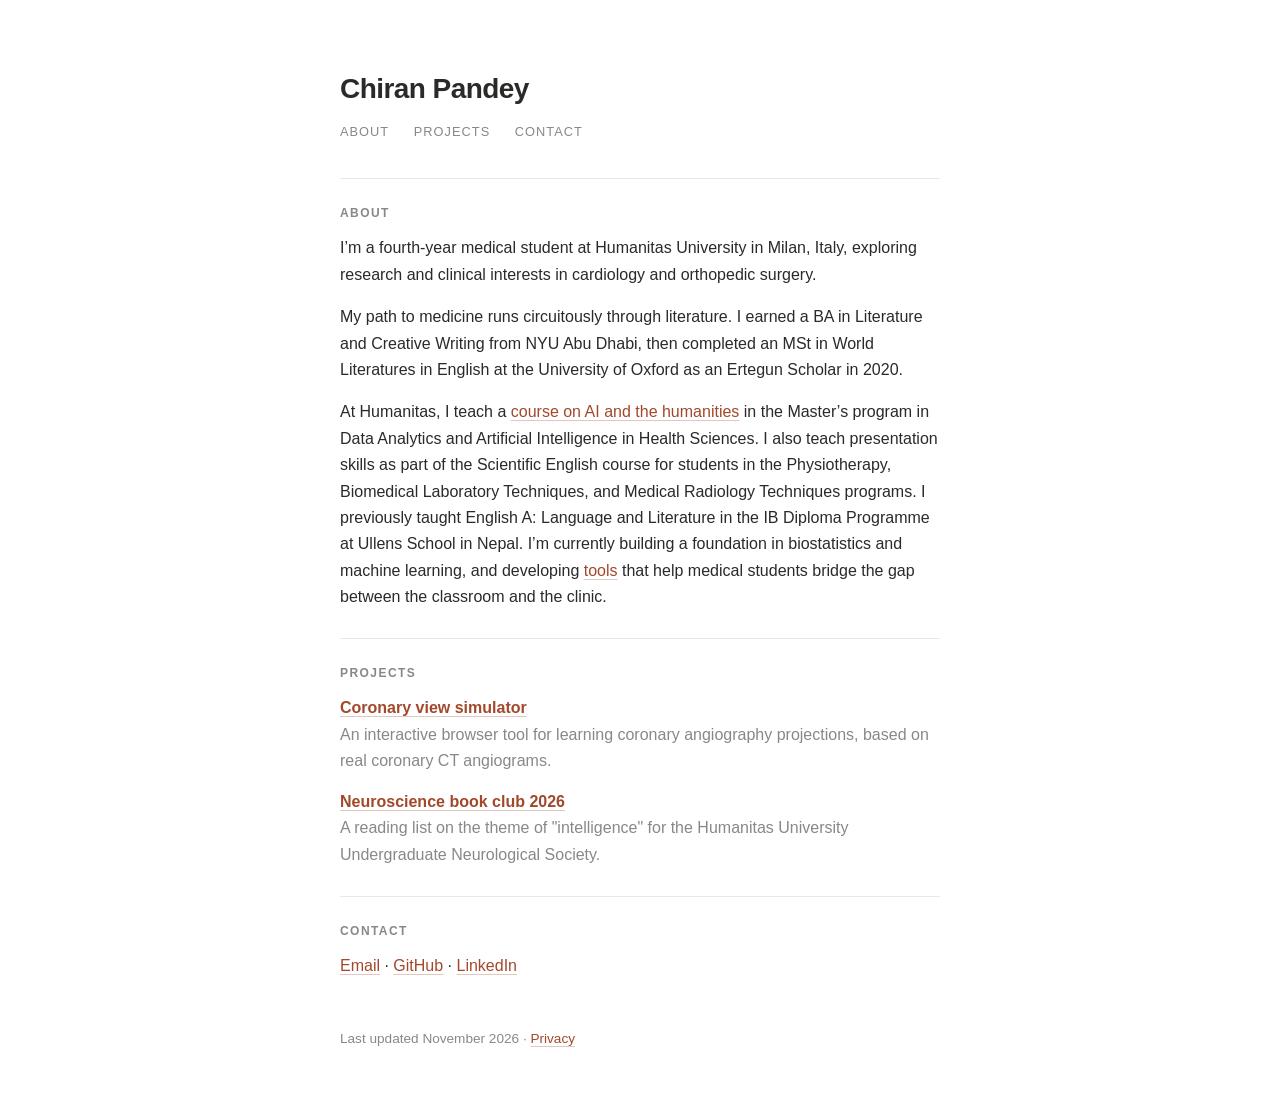
<file: index.html>
<!doctype html>
<html lang="en">
<head>
  <meta charset="utf-8">
  <meta name="viewport" content="width=device-width, initial-scale=1">
  <title>Chiran Pandey</title>
  <meta name="description" content="Chiran Pandey is a medical student at Humanitas University in Milan, with interests in cardiology and orthopedic surgery. Teaching, projects and reading lists on medicine, AI and the humanities.">
  <link rel="canonical" href="https://chiranpandey.com/">
  <link rel="stylesheet" href="style.css">
  <!-- Cloudflare Web Analytics --><script type='module' src='https://static.cloudflareinsights.com/beacon.min.js' data-cf-beacon='{"token": "f231749cfa1843748ec55efed439337c"}'></script><!-- End Cloudflare Web Analytics -->
</head>
<body>
  <main>
    <header>
      <h1 class="name">Chiran Pandey</h1>
      <nav>
        <a href="#about">About</a>
        <a href="#projects">Projects</a>
        <a href="#contact">Contact</a>
      </nav>
    </header>

    <section id="about">
      <h2>About</h2>
      <p>I’m a fourth-year medical student at Humanitas University in Milan, Italy, exploring research and clinical interests in cardiology and orthopedic surgery.</p>
      <p>My path to medicine runs circuitously through literature. I earned a BA in Literature and Creative Writing from NYU Abu Dhabi, then completed an MSt in World Literatures in English at the University of Oxford as an Ertegun Scholar in 2020.</p>
      <p>At Humanitas, I teach a <a href="ai-humanities/">course on AI and the humanities</a> in the Master’s program in Data Analytics and Artificial Intelligence in Health Sciences. I also teach presentation skills as part of the Scientific English course for students in the Physiotherapy, Biomedical Laboratory Techniques, and Medical Radiology Techniques programs. I previously taught English A: Language and Literature in the IB Diploma Programme at Ullens School in Nepal. I’m currently building a foundation in biostatistics and machine learning, and developing <a href="#projects">tools</a> that help medical students bridge the gap between the classroom and the clinic.</p>
    </section>

    <section id="projects">
      <h2>Projects</h2>
      <ul class="projects">
        <li><a href="https://coronary.chiranpandey.com">Coronary view simulator</a><span>An interactive browser tool for learning coronary angiography projections, based on real coronary CT angiograms.</span></li>
        <li><a href="neuro-book-club/">Neuroscience book club 2026</a><span>A reading list on the theme of "intelligence" for the Humanitas University Undergraduate Neurological Society.</span></li>
      </ul>
    </section>

    <section id="contact">
      <h2>Contact</h2>
      <p>
        <a href="mailto:chiranrpandey@gmail.com">Email</a> ·
        <a href="https://github.com/crp372">GitHub</a> ·
        <a href="https://www.linkedin.com/in/chiran-raj-pandey/">LinkedIn</a>
      </p>
    </section>

    <footer>Last updated November 2026 · <a href="privacy/">Privacy</a></footer>
  </main>
</body>
</html>
</file>
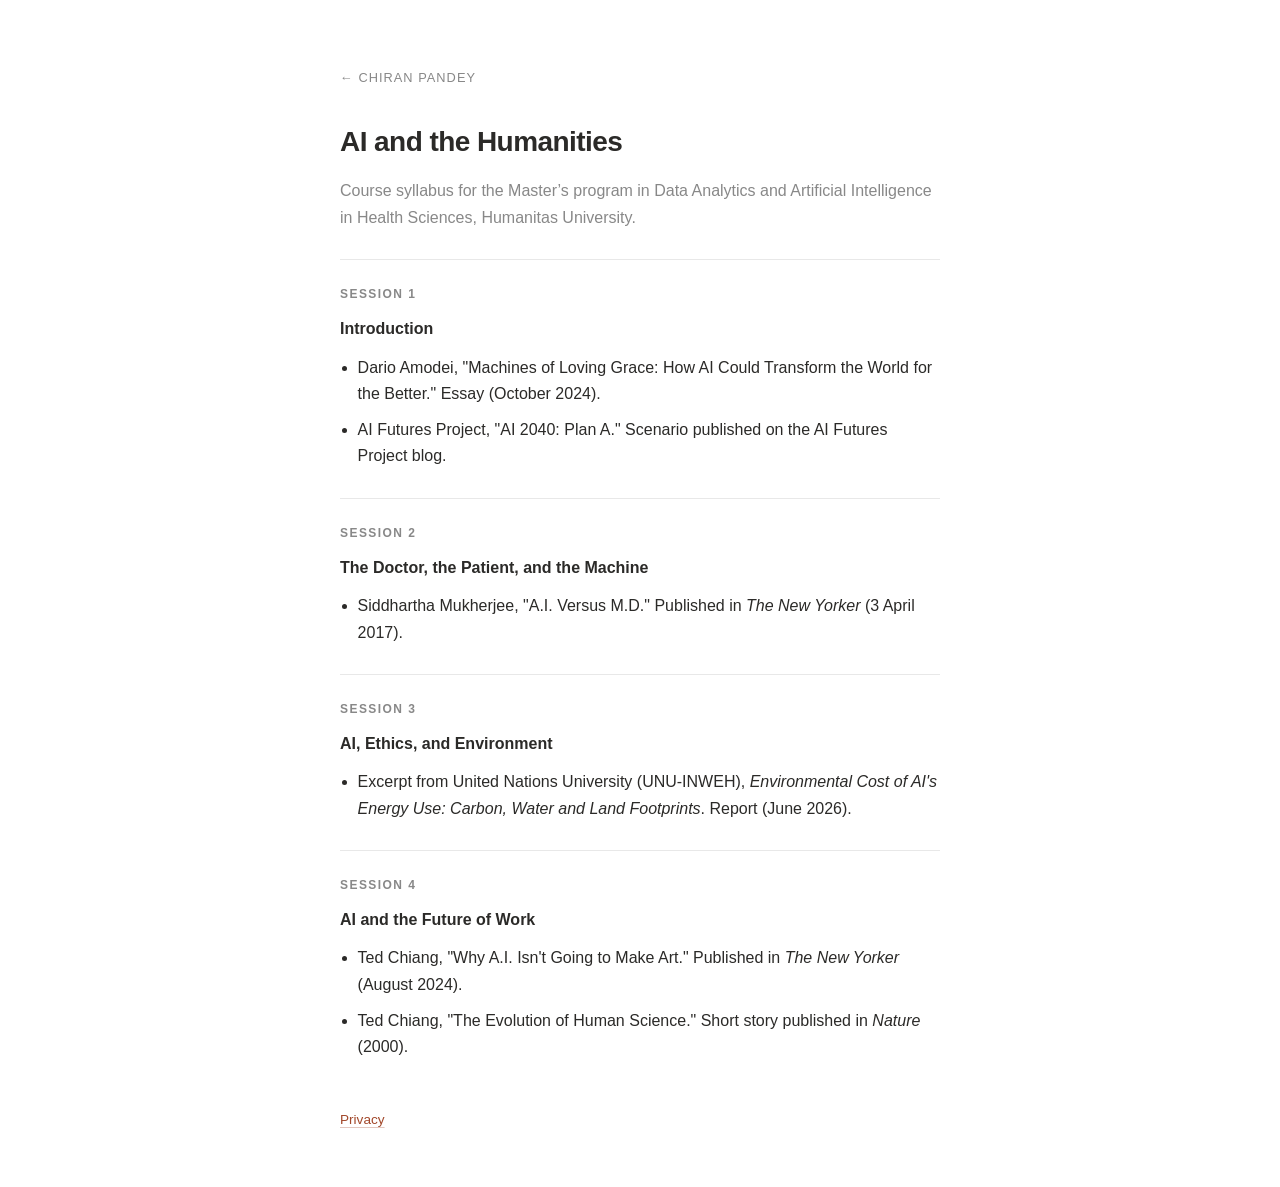
<file: ai-humanities/index.html>
<!doctype html>
<html lang="en">
<head>
  <meta charset="utf-8">
  <meta name="viewport" content="width=device-width, initial-scale=1">
  <title>AI and the Humanities · Chiran Pandey</title>
  <meta name="description" content="Syllabus for a course on AI and the humanities in the Master’s program in Data Analytics and Artificial Intelligence in Health Sciences at Humanitas University.">
  <link rel="canonical" href="https://chiranpandey.com/ai-humanities/">
  <link rel="stylesheet" href="../style.css">
  <!-- Cloudflare Web Analytics --><script type='module' src='https://static.cloudflareinsights.com/beacon.min.js' data-cf-beacon='{"token": "f231749cfa1843748ec55efed439337c"}'></script><!-- End Cloudflare Web Analytics -->
</head>
<body>
  <main>
    <header>
      <nav><a href="../">← Chiran Pandey</a></nav>
    </header>

    <h1 class="name">AI and the Humanities</h1>
    <p class="muted">Course syllabus for the Master’s program in Data Analytics and Artificial Intelligence in Health Sciences, Humanitas University.</p>

    <section>
      <h2>Session 1</h2>
      <p class="session-title">Introduction</p>
      <ul class="readings">
        <li>Dario Amodei, "Machines of Loving Grace: How AI Could Transform the World for the Better." Essay (October 2024).</li>
        <li>AI Futures Project, "AI 2040: Plan A." Scenario published on the AI Futures Project blog.</li>
      </ul>
    </section>

    <section>
      <h2>Session 2</h2>
      <p class="session-title">The Doctor, the Patient, and the Machine</p>
      <ul class="readings">
        <li>Siddhartha Mukherjee, "A.I. Versus M.D." Published in <i>The New Yorker</i> (3 April 2017).</li>
      </ul>
    </section>

    <section>
      <h2>Session 3</h2>
      <p class="session-title">AI, Ethics, and Environment</p>
      <ul class="readings">
        <li>Excerpt from United Nations University (UNU-INWEH), <i>Environmental Cost of AI's Energy Use: Carbon, Water and Land Footprints</i>. Report (June 2026).</li>
      </ul>
    </section>

    <section>
      <h2>Session 4</h2>
      <p class="session-title">AI and the Future of Work</p>
      <ul class="readings">
        <li>Ted Chiang, "Why A.I. Isn't Going to Make Art." Published in <i>The New Yorker</i> (August 2024).</li>
        <li>Ted Chiang, "The Evolution of Human Science." Short story published in <i>Nature</i> (2000).</li>
      </ul>
    </section>

    <footer><a href="../privacy/">Privacy</a></footer>
  </main>
</body>
</html>
</file>
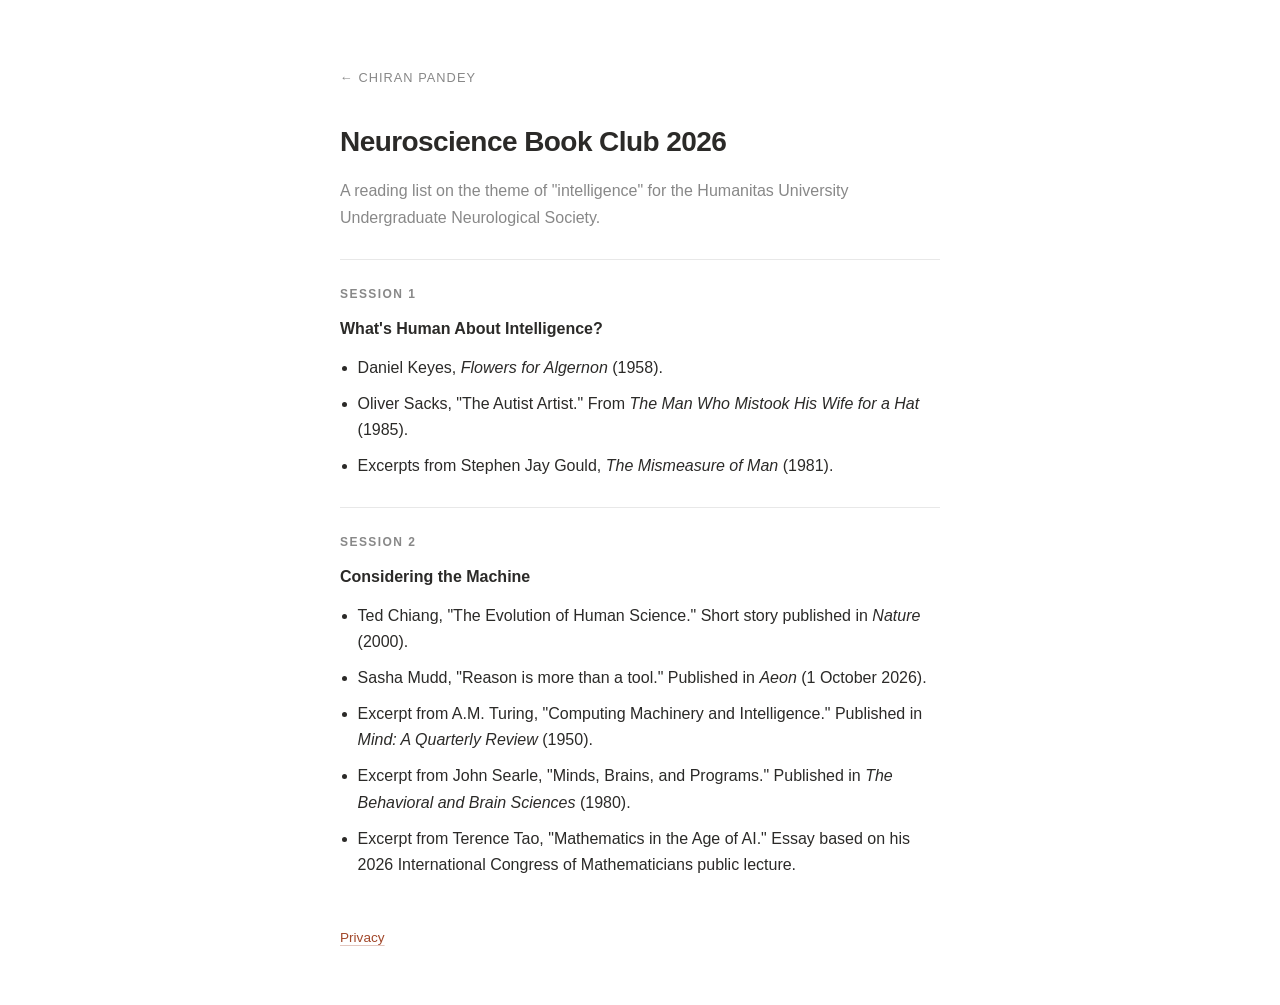
<file: neuro-book-club/index.html>
<!doctype html>
<html lang="en">
<head>
  <meta charset="utf-8">
  <meta name="viewport" content="width=device-width, initial-scale=1">
  <title>Neuroscience Book Club 2026 · Chiran Pandey</title>
  <meta name="description" content="A reading list on the theme of &quot;intelligence&quot; for the Humanitas University Undergraduate Neurological Society.">
  <link rel="canonical" href="https://chiranpandey.com/neuro-book-club/">
  <link rel="stylesheet" href="../style.css">
  <!-- Cloudflare Web Analytics --><script type='module' src='https://static.cloudflareinsights.com/beacon.min.js' data-cf-beacon='{"token": "f231749cfa1843748ec55efed439337c"}'></script><!-- End Cloudflare Web Analytics -->
</head>
<body>
  <main>
    <header>
      <nav><a href="../">← Chiran Pandey</a></nav>
    </header>

    <h1 class="name">Neuroscience Book Club 2026</h1>
    <p class="muted">A reading list on the theme of "intelligence" for the Humanitas University Undergraduate Neurological Society.</p>

    <section>
      <h2>Session 1</h2>
      <p class="session-title">What's Human About Intelligence?</p>
      <ul class="readings">
        <li>Daniel Keyes, <i>Flowers for Algernon</i> (1958).</li>
        <li>Oliver Sacks, "The Autist Artist." From <i>The Man Who Mistook His Wife for a Hat</i> (1985).</li>
        <li>Excerpts from Stephen Jay Gould, <i>The Mismeasure of Man</i> (1981).</li>
      </ul>
    </section>

    <section>
      <h2>Session 2</h2>
      <p class="session-title">Considering the Machine</p>
      <ul class="readings">
        <li>Ted Chiang, "The Evolution of Human Science." Short story published in <i>Nature</i> (2000).</li>
        <li>Sasha Mudd, "Reason is more than a tool." Published in <i>Aeon</i> (1 October 2026).</li>
        <li>Excerpt from A.M. Turing, "Computing Machinery and Intelligence." Published in <i>Mind: A Quarterly Review</i> (1950).</li>
        <li>Excerpt from John Searle, "Minds, Brains, and Programs." Published in <i>The Behavioral and Brain Sciences</i> (1980).</li>
        <li>Excerpt from Terence Tao, "Mathematics in the Age of AI." Essay based on his 2026 International Congress of Mathematicians public lecture.</li>
      </ul>
    </section>

    <footer><a href="../privacy/">Privacy</a></footer>
  </main>
</body>
</html>
</file>
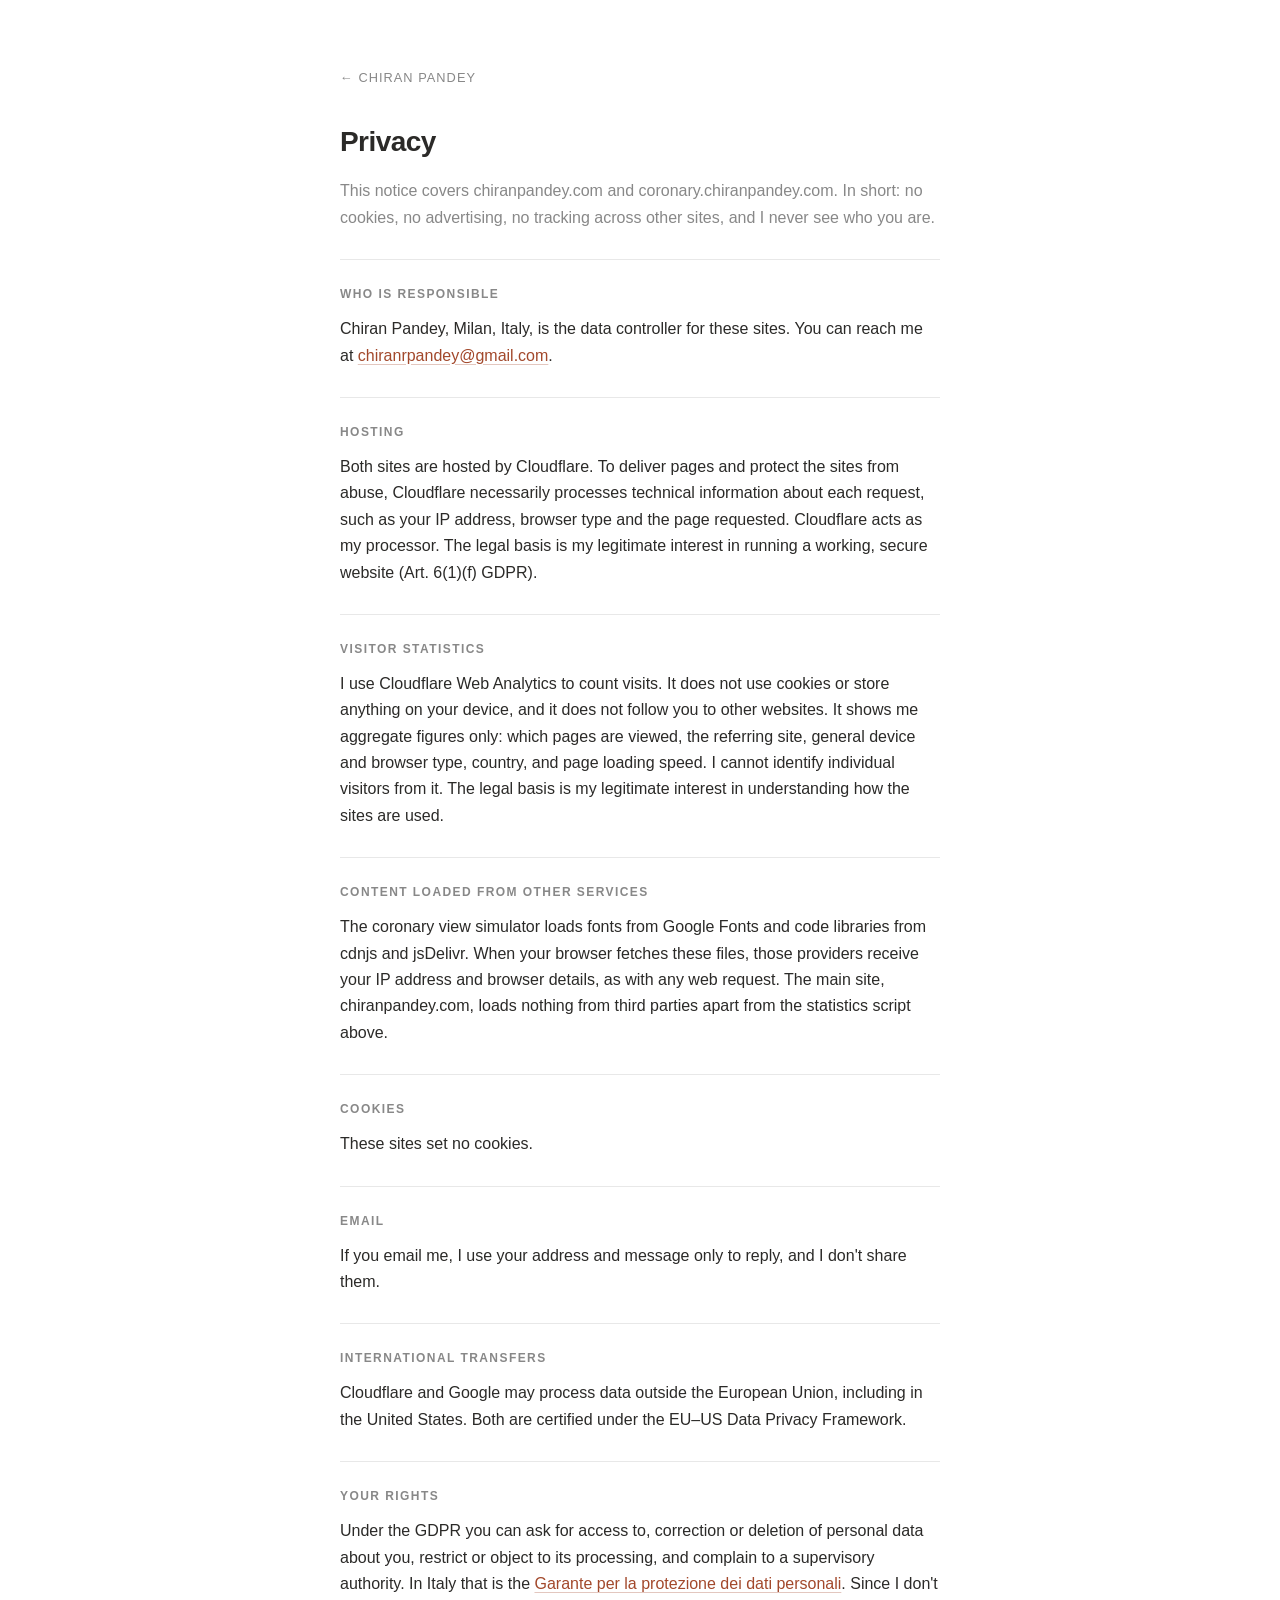
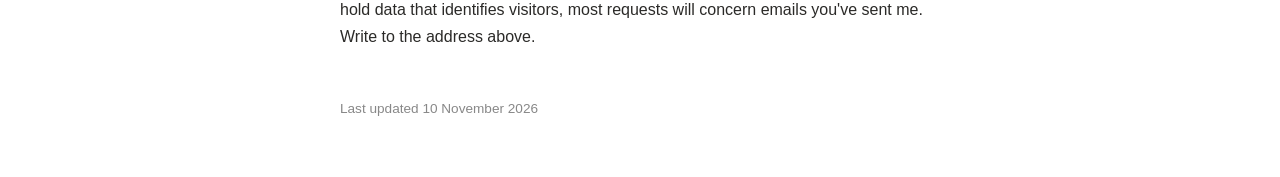
<file: privacy/index.html>
<!doctype html>
<html lang="en">
<head>
  <meta charset="utf-8">
  <meta name="viewport" content="width=device-width, initial-scale=1">
  <title>Privacy · Chiran Pandey</title>
  <meta name="description" content="How chiranpandey.com and coronary.chiranpandey.com handle visitor data.">
  <link rel="canonical" href="https://chiranpandey.com/privacy/">
  <link rel="stylesheet" href="../style.css">
  <!-- Cloudflare Web Analytics --><script type='module' src='https://static.cloudflareinsights.com/beacon.min.js' data-cf-beacon='{"token": "f231749cfa1843748ec55efed439337c"}'></script><!-- End Cloudflare Web Analytics -->
</head>
<body>
  <main>
    <header>
      <nav><a href="../">← Chiran Pandey</a></nav>
    </header>

    <h1 class="name">Privacy</h1>
    <p class="muted">This notice covers chiranpandey.com and coronary.chiranpandey.com. In short: no cookies, no advertising, no tracking across other sites, and I never see who you are.</p>

    <section>
      <h2>Who is responsible</h2>
      <p>Chiran Pandey, Milan, Italy, is the data controller for these sites. You can reach me at <a href="mailto:chiranrpandey@gmail.com">chiranrpandey@gmail.com</a>.</p>
    </section>

    <section>
      <h2>Hosting</h2>
      <p>Both sites are hosted by Cloudflare. To deliver pages and protect the sites from abuse, Cloudflare necessarily processes technical information about each request, such as your IP address, browser type and the page requested. Cloudflare acts as my processor. The legal basis is my legitimate interest in running a working, secure website (Art. 6(1)(f) GDPR).</p>
    </section>

    <section>
      <h2>Visitor statistics</h2>
      <p>I use Cloudflare Web Analytics to count visits. It does not use cookies or store anything on your device, and it does not follow you to other websites. It shows me aggregate figures only: which pages are viewed, the referring site, general device and browser type, country, and page loading speed. I cannot identify individual visitors from it. The legal basis is my legitimate interest in understanding how the sites are used.</p>
    </section>

    <section>
      <h2>Content loaded from other services</h2>
      <p>The coronary view simulator loads fonts from Google Fonts and code libraries from cdnjs and jsDelivr. When your browser fetches these files, those providers receive your IP address and browser details, as with any web request. The main site, chiranpandey.com, loads nothing from third parties apart from the statistics script above.</p>
    </section>

    <section>
      <h2>Cookies</h2>
      <p>These sites set no cookies.</p>
    </section>

    <section>
      <h2>Email</h2>
      <p>If you email me, I use your address and message only to reply, and I don't share them.</p>
    </section>

    <section>
      <h2>International transfers</h2>
      <p>Cloudflare and Google may process data outside the European Union, including in the United States. Both are certified under the EU–US Data Privacy Framework.</p>
    </section>

    <section>
      <h2>Your rights</h2>
      <p>Under the GDPR you can ask for access to, correction or deletion of personal data about you, restrict or object to its processing, and complain to a supervisory authority. In Italy that is the <a href="https://www.garanteprivacy.it/">Garante per la protezione dei dati personali</a>. Since I don't hold data that identifies visitors, most requests will concern emails you've sent me. Write to the address above.</p>
    </section>

    <footer>Last updated 10 November 2026</footer>
  </main>
</body>
</html>
</file>
<file: style.css>
:root {
  --bg: #fff;
  --text: #2b2a28;
  --muted: #888;
  --rule: #e8e8e8;
  --accent: #a2482b;
}
@media (prefers-color-scheme: dark) {
  :root {
    --bg: #161514;
    --text: #dedad3;
    --muted: #8f8a82;
    --rule: #2e2c29;
    --accent: #e08a68;
  }
}
* { box-sizing: border-box; }
body {
  margin: 0;
  background: var(--bg);
  color: var(--text);
  font: 16px/1.65 -apple-system, BlinkMacSystemFont, "Segoe UI", Roboto, "Helvetica Neue", Arial, sans-serif;
  -webkit-font-smoothing: antialiased;
}
main {
  max-width: 640px;
  margin: 0 auto;
  padding: 72px 20px 56px;
}
a {
  color: var(--accent);
  text-decoration: underline;
  text-decoration-color: color-mix(in srgb, var(--accent) 30%, transparent);
  text-underline-offset: 3px;
}
a:hover { text-decoration-color: var(--accent); }

header { margin-bottom: 2.5rem; }
.name { font-size: 1.75rem; font-weight: 700; letter-spacing: -0.02em; margin: 0 0 1.25rem; line-height: 1.2; }
nav {
  font-size: 0.8rem;
  line-height: 1;
  letter-spacing: 0.08em;
  text-transform: uppercase;
}
nav a { text-decoration: none; color: var(--muted); margin-right: 1.25rem; }
nav a:hover { color: var(--accent); }

section { padding-top: 1.75rem; margin-top: 1.75rem; border-top: 1px solid var(--rule); }
h2 {
  font-size: 0.75rem;
  font-weight: 600;
  line-height: 1;
  letter-spacing: 0.12em;
  text-transform: uppercase;
  color: var(--muted);
  margin: 0 0 1rem;
}
p { margin: 0 0 1rem; }
.muted { color: var(--muted); }

.projects { list-style: none; padding: 0; margin: 0; }
.projects li { margin-bottom: 0.9rem; }
.projects a { font-weight: 600; }
.projects span { display: block; color: var(--muted); }

/* Reading lists */
.session-title { font-weight: 600; margin: 0 0 0.75rem; }
.readings { padding-left: 1.1rem; margin: 0; }
.readings li { margin-bottom: 0.6rem; }

footer { margin-top: 3rem; color: var(--muted); font-size: 0.85rem; }
</file>
